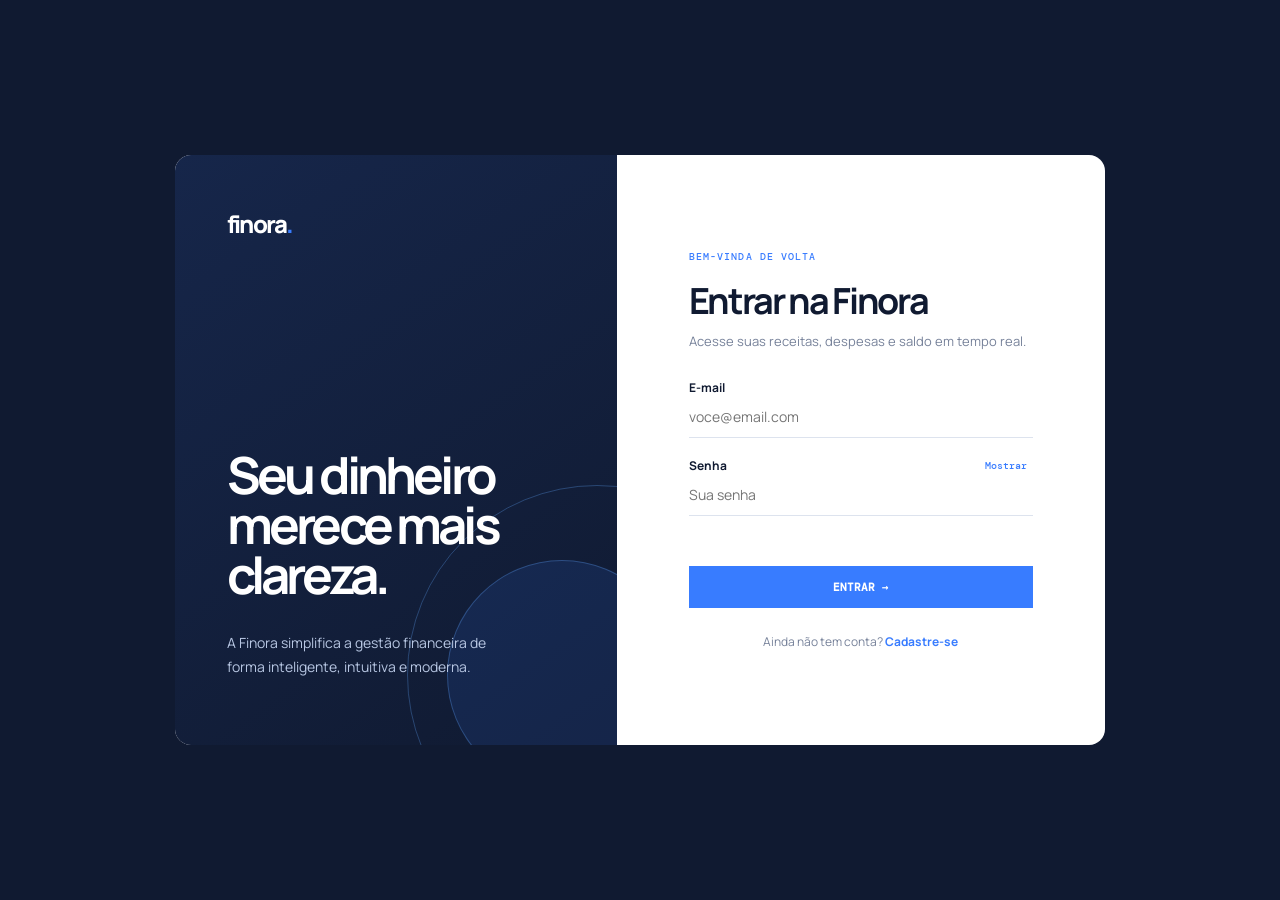
<file: index.html>
<!doctype html>
<html lang="pt-BR">
  <head>
    <meta charset="UTF-8" />
    <meta name="viewport" content="width=device-width, initial-scale=1.0" />
    <meta name="description" content="Aplicação de controle financeiro pessoal." />
    <title>Finora | Controle financeiro</title>
    <link rel="preconnect" href="https://fonts.googleapis.com" />
    <link rel="preconnect" href="https://fonts.gstatic.com" crossorigin />
    <link href="https://fonts.googleapis.com/css2?family=DM+Mono:wght@400;500&family=Manrope:wght@400;500;600;700;800&display=swap" rel="stylesheet" />
    <link rel="stylesheet" href="style.css" />
  </head>
  <body>
    <header class="topbar">
      <a class="brand" href="#">finora<span>.</span></a>
      <p>Finanças simples e inteligentes.</p>
    </header>

    <main class="container">
      <section class="intro">
        <div><p class="eyebrow">VISÃO GERAL</p><h1>Olá! Veja como está sua <span>vida financeira.</span></h1></div>
        <button id="new-transaction" class="button">+ Nova transação</button>
      </section>

      <section class="summary" aria-label="Resumo financeiro">
        <article class="balance-card"><p>Saldo atual</p><strong id="balance">R$ 0,00</strong><small id="balance-note">Comece registrando uma transação</small></article>
        <article><p><i class="income-dot"></i>Receitas</p><strong id="income">R$ 0,00</strong></article>
        <article><p><i class="expense-dot"></i>Despesas</p><strong id="expense">R$ 0,00</strong></article>
      </section>

      <section class="content-grid">
        <section class="transactions">
          <div class="section-heading"><div><p class="eyebrow">MOVIMENTAÇÕES</p><h2>Suas transações</h2></div><div class="filters" role="group" aria-label="Filtrar transações"><button class="filter active" type="button" data-filter="all">Todas</button><button class="filter" type="button" data-filter="income">Receitas</button><button class="filter" type="button" data-filter="expense">Despesas</button></div></div>
          <div id="transaction-list" class="transaction-list"></div>
          <div id="empty-state" class="empty-state"><span>◌</span><p>Nenhuma transação por aqui.</p><button class="text-button" id="empty-add">Adicionar primeira transação</button></div>
        </section>
        <aside class="tip"><p class="eyebrow">DICA DO DIA</p><p>Pequenas escolhas, quando repetidas, fazem uma grande diferença no seu futuro.</p><span>✦ ORGANIZE · PLANEJE · REALIZE</span></aside>
      </section>
    </main>

    <dialog id="transaction-modal">
      <form id="transaction-form">
        <div class="modal-heading"><div><p class="eyebrow">NOVA MOVIMENTAÇÃO</p><h2>Registrar transação</h2></div><button class="close" type="button" aria-label="Fechar">×</button></div>
        <label>Descrição<input id="description" type="text" placeholder="Ex.: Salário, mercado..." maxlength="50" required /></label>
        <div class="form-row"><label>Valor<input id="amount" type="text" inputmode="decimal" placeholder="0,00" required /></label><label>Data<input id="date" type="date" required /></label></div>
        <fieldset><legend>Tipo</legend><label class="type-option"><input type="radio" name="type" value="income" checked /><span>↑ Receita</span></label><label class="type-option"><input type="radio" name="type" value="expense" /><span>↓ Despesa</span></label></fieldset>
        <p id="transaction-error" class="transaction-error" aria-live="polite"></p>
        <button id="save-transaction" class="button submit" type="button">Salvar transação →</button>
      </form>
    </dialog>
    <script src="auth-guard.js"></script>
    <script src="script.js"></script>
  </body>
</html>
</file>
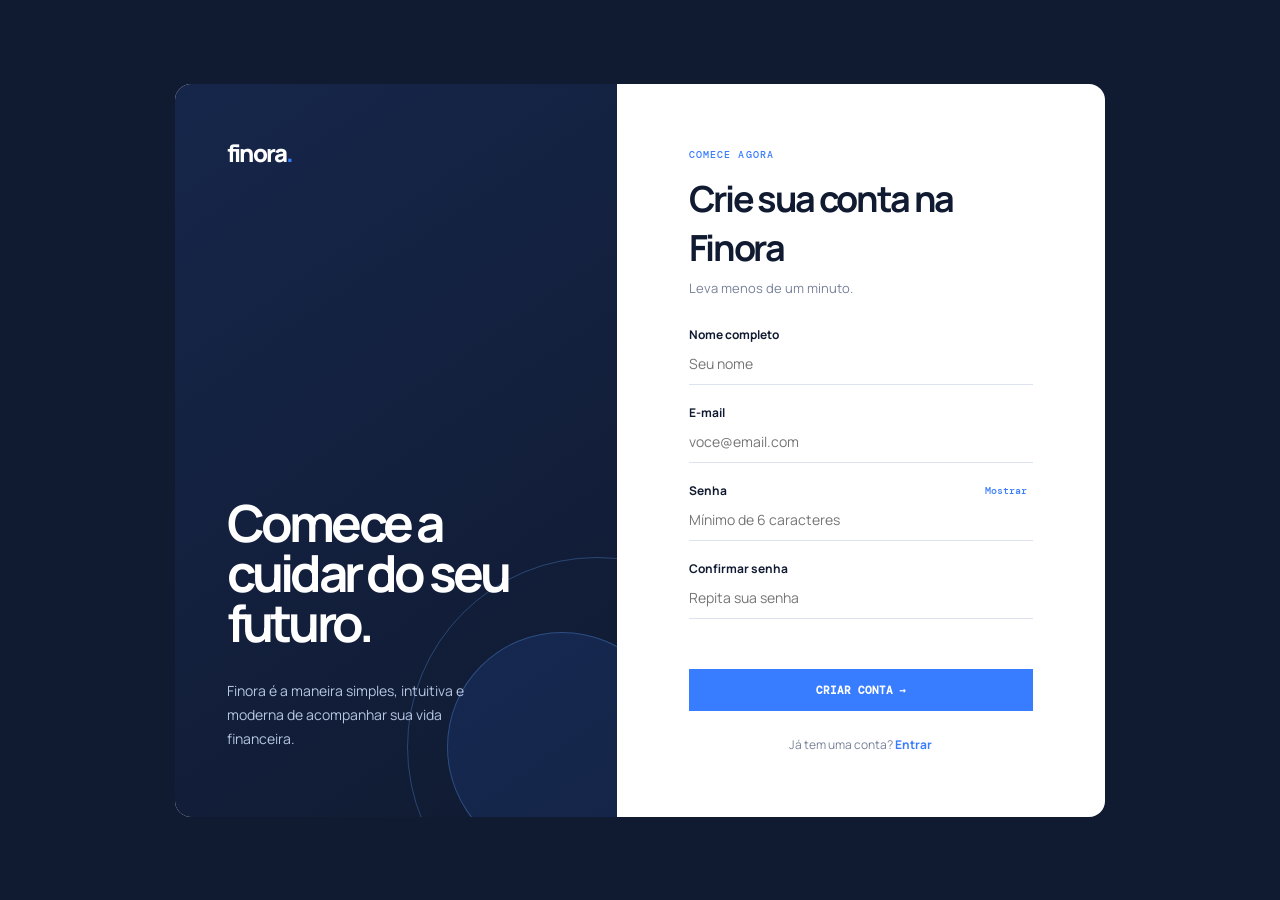
<file: cadastro.html>
<!doctype html><html lang="pt-BR"><head><meta charset="UTF-8" /><meta name="viewport" content="width=device-width, initial-scale=1.0" /><title>Cadastre-se | Finora</title><link rel="preconnect" href="https://fonts.googleapis.com" /><link rel="preconnect" href="https://fonts.gstatic.com" crossorigin /><link href="https://fonts.googleapis.com/css2?family=DM+Mono:wght@400;500&family=Manrope:wght@400;500;600;700;800&display=swap" rel="stylesheet" /><link rel="stylesheet" href="auth.css" /></head><body><main class="auth-layout"><aside class="auth-aside"><a class="brand" href="login.html">finora<span>.</span></a><h1>Comece a cuidar do seu futuro.</h1><p>Finora é a maneira simples, intuitiva e moderna de acompanhar sua vida financeira.</p><i class="shape one"></i><i class="shape two"></i></aside><section class="auth-form"><p class="eyebrow">COMECE AGORA</p><h2>Crie sua conta na Finora</h2><p class="subtitle">Leva menos de um minuto.</p><form id="register-form" novalidate><label class="field">Nome completo<input type="text" name="name" autocomplete="name" placeholder="Seu nome" required /></label><label class="field">E-mail<input type="email" name="email" autocomplete="email" placeholder="voce@email.com" required /></label><label class="field"><span class="password-row">Senha <button class="toggle-password" data-target="register-password" type="button">Mostrar</button></span><input id="register-password" type="password" name="password" autocomplete="new-password" placeholder="Mínimo de 6 caracteres" required /></label><label class="field">Confirmar senha<input type="password" name="confirmation" autocomplete="new-password" placeholder="Repita sua senha" required /></label><p id="form-error" class="error" aria-live="polite"></p><button class="submit" type="submit">Criar conta →</button></form><p class="switch">Já tem uma conta? <a href="login.html">Entrar</a></p></section></main><script src="auth.js"></script></body></html>
</file>
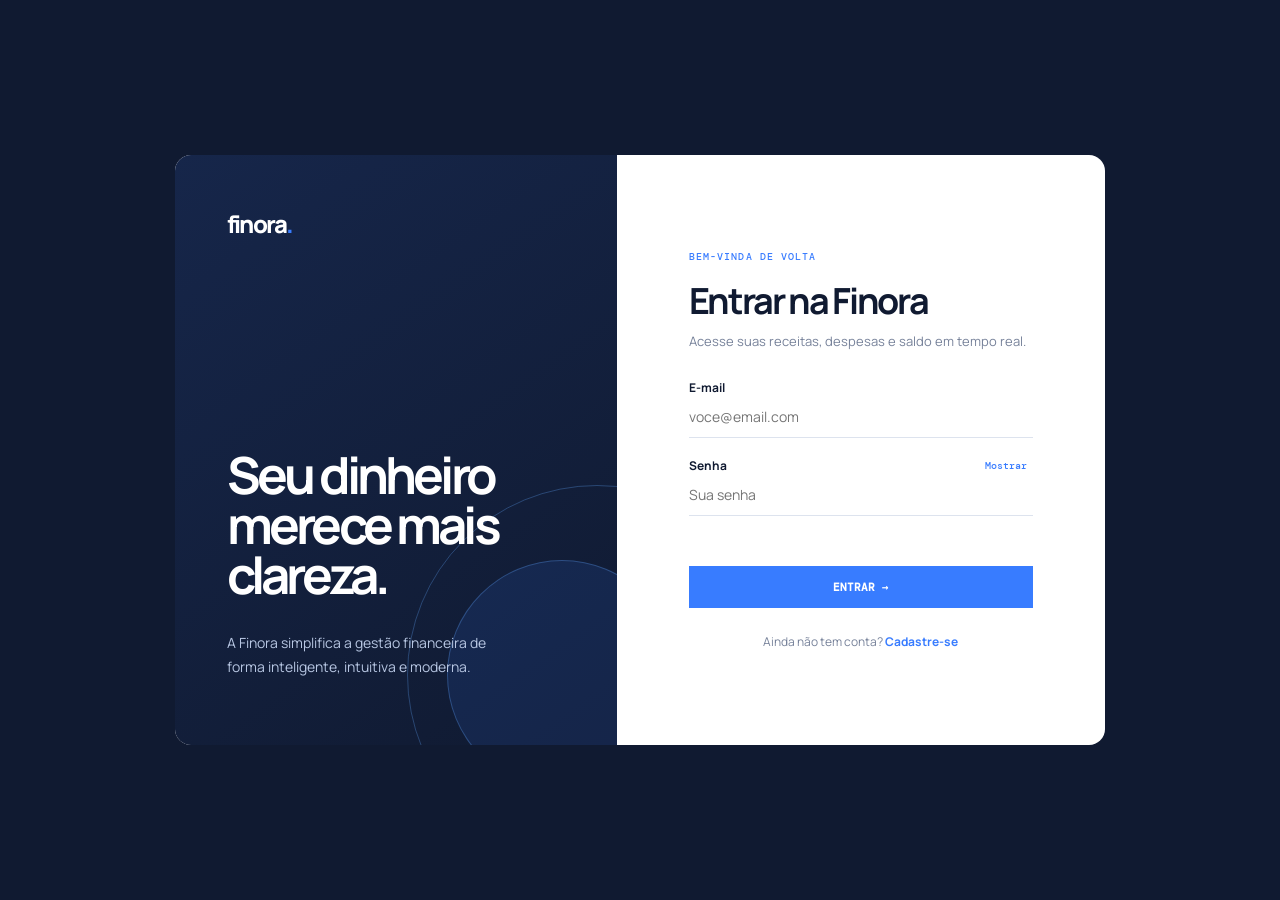
<file: login.html>
<!doctype html><html lang="pt-BR"><head><meta charset="UTF-8" /><meta name="viewport" content="width=device-width, initial-scale=1.0" /><title>Entrar | Finora</title><link rel="preconnect" href="https://fonts.googleapis.com" /><link rel="preconnect" href="https://fonts.gstatic.com" crossorigin /><link href="https://fonts.googleapis.com/css2?family=DM+Mono:wght@400;500&family=Manrope:wght@400;500;600;700;800&display=swap" rel="stylesheet" /><link rel="stylesheet" href="auth.css" /></head><body><main class="auth-layout"><aside class="auth-aside"><a class="brand" href="login.html">finora<span>.</span></a><h1>Seu dinheiro merece mais clareza.</h1><p>A Finora simplifica a gestão financeira de forma inteligente, intuitiva e moderna.</p><i class="shape one"></i><i class="shape two"></i></aside><section class="auth-form"><p class="eyebrow">BEM-VINDA DE VOLTA</p><h2>Entrar na Finora</h2><p class="subtitle">Acesse suas receitas, despesas e saldo em tempo real.</p><form id="login-form" novalidate><label class="field">E-mail<input type="email" name="email" autocomplete="email" placeholder="voce@email.com" required /></label><label class="field"><span class="password-row">Senha <button class="toggle-password" data-target="login-password" type="button">Mostrar</button></span><input id="login-password" type="password" name="password" autocomplete="current-password" placeholder="Sua senha" required /></label><p id="form-error" class="error" aria-live="polite"></p><button class="submit" type="submit">Entrar →</button></form><p class="switch">Ainda não tem conta? <a href="cadastro.html">Cadastre-se</a></p></section></main><script src="auth.js"></script></body></html>
</file>
<file: style.css>
:root{--navy:#101a31;--blue:#387cff;--cyan:#50d8c6;--red:#f27b8b;--paper:#f4f6fb;--white:#fff;--muted:#77829a;--line:#dde3ee}*{box-sizing:border-box}body{margin:0;background:var(--paper);color:var(--navy);font-family:Manrope,Arial,sans-serif}.topbar{height:72px;background:var(--navy);padding:0 max(24px,calc((100vw - 1120px)/2));display:flex;justify-content:space-between;align-items:center;color:#c5d0e8}.brand{font:800 23px Manrope;color:white;text-decoration:none;letter-spacing:-1.8px}.brand span,.eyebrow{color:var(--blue)}.topbar p{font:500 10px 'DM Mono',monospace;text-transform:uppercase;letter-spacing:.08em}.container{max-width:1120px;margin:auto;padding:70px 24px}.intro{display:flex;justify-content:space-between;gap:25px;align-items:end;margin-bottom:42px}.eyebrow{font:500 10px 'DM Mono',monospace;letter-spacing:.1em;margin:0}.intro h1{font-size:clamp(35px,4.6vw,59px);letter-spacing:-.07em;line-height:1.04;margin:14px 0 0;max-width:620px}.intro h1 span{color:var(--blue)}.button{border:0;background:var(--blue);color:white;padding:14px 18px;font:600 11px 'DM Mono',monospace;letter-spacing:.02em;text-transform:uppercase;cursor:pointer;white-space:nowrap}.button:hover{background:#2563d9}.summary{display:grid;grid-template-columns:2fr 1fr 1fr;gap:16px;margin-bottom:65px}.summary article{padding:22px;background:white;border:1px solid var(--line);border-radius:10px}.summary .balance-card{background:var(--navy);border:0;color:white}.summary p{margin:0;color:var(--muted);font-size:12px;font-weight:600}.summary .balance-card p{color:#b4c0d8}.summary strong{display:block;font-size:25px;letter-spacing:-.05em;margin-top:12px}.summary small{color:#b4c0d8;font-size:10px}.summary i{display:inline-block;width:8px;height:8px;border-radius:50%;margin-right:7px}.income-dot{background:var(--cyan)}.expense-dot{background:var(--red)}.content-grid{display:grid;grid-template-columns:1fr 275px;gap:50px}.section-heading{display:flex;justify-content:space-between;align-items:end;margin-bottom:22px}.section-heading h2,.modal-heading h2{font-size:27px;letter-spacing:-.06em;margin:9px 0 0}.filters{display:flex;gap:3px;background:#e8edf6;padding:3px}.filter{border:0;background:transparent;padding:7px 10px;color:var(--muted);font:500 10px 'DM Mono',monospace;text-transform:uppercase;cursor:pointer}.filter.active{color:var(--navy);background:white}.transaction-list{border-top:1px solid var(--line)}.transaction{display:grid;grid-template-columns:38px 1fr auto 26px;gap:12px;align-items:center;padding:15px 0;border-bottom:1px solid var(--line)}.transaction-icon{height:36px;width:36px;display:grid;place-items:center;font-weight:700;border-radius:9px}.transaction.income .transaction-icon{background:#d8f6f0;color:#198979}.transaction.expense .transaction-icon{background:#fde3e7;color:#d34e65}.transaction-info b{font-size:13px}.transaction-info small{display:block;color:var(--muted);font:10px 'DM Mono',monospace;margin-top:3px}.transaction-value{font:600 13px 'DM Mono',monospace}.transaction.income .transaction-value{color:#198979}.transaction.expense .transaction-value{color:#d34e65}.delete{background:none;border:0;color:#9ca8bd;font-size:18px;cursor:pointer}.delete:hover{color:#d34e65}.empty-state{text-align:center;padding:42px 0;color:var(--muted)}.empty-state span{font-size:32px;color:var(--blue)}.empty-state p{font-size:13px}.text-button{border:0;background:none;color:var(--blue);font:600 11px 'DM Mono',monospace;text-transform:uppercase;cursor:pointer}.tip{align-self:start;background:#d8e4ff;border-radius:10px;padding:25px}.tip>p:nth-child(2){font-size:18px;line-height:1.45;letter-spacing:-.04em;margin:20px 0 35px}.tip span{font:500 9px 'DM Mono',monospace;color:#3b5c9f}.tip .eyebrow{color:#3b5c9f}dialog{border:0;padding:0;background:transparent;max-width:470px;width:calc(100% - 32px)}dialog::backdrop{background:rgba(16,26,49,.72);backdrop-filter:blur(3px)}dialog form{background:white;padding:30px;border-radius:13px}.modal-heading{display:flex;justify-content:space-between;margin-bottom:28px}.close{border:0;background:none;font-size:29px;color:var(--muted);line-height:.7;cursor:pointer}form>label{display:block;font-size:12px;font-weight:700;margin-bottom:18px}input{display:block;width:100%;padding:12px 0;border:0;border-bottom:1px solid var(--line);font:14px Manrope;outline:0;color:var(--navy);background:white}input:focus{border-color:var(--blue)}.form-row{display:grid;grid-template-columns:1fr 1fr;gap:20px}fieldset{border:0;padding:0;margin:6px 0 26px}legend{font-size:12px;font-weight:700;margin-bottom:10px}.type-option{display:inline-block;margin-right:8px}.type-option input{position:absolute;opacity:0}.type-option span{display:block;padding:9px 11px;border:1px solid var(--line);color:var(--muted);font:500 11px 'DM Mono',monospace;cursor:pointer}.type-option input:checked+span{color:var(--blue);border-color:var(--blue);background:#f2f6ff}.submit{width:100%}@media(max-width:700px){.topbar{height:62px}.topbar p{display:none}.container{padding:48px 20px}.intro{align-items:start;flex-direction:column;margin-bottom:32px}.summary{grid-template-columns:1fr 1fr;margin-bottom:45px}.summary .balance-card{grid-column:1/-1}.content-grid{grid-template-columns:1fr;gap:35px}.tip{display:none}.section-heading{align-items:start;flex-direction:column;gap:18px}.transaction{grid-template-columns:36px 1fr auto 20px}.form-row{grid-template-columns:1fr}.intro .button{width:100%}}
</file>
<file: auth.css>
:root{--navy:#101a31;--blue:#387cff;--muted:#77829a;--line:#dde3ee}*{box-sizing:border-box}body{margin:0;min-height:100vh;background:var(--navy);font-family:Manrope,Arial,sans-serif;color:var(--navy);display:grid;place-items:center;padding:22px}.auth-layout{width:min(930px,100%);min-height:590px;display:grid;grid-template-columns:.95fr 1.05fr;background:white;border-radius:16px;overflow:hidden}.auth-aside{background:linear-gradient(145deg,#16264a,#101a31);color:white;padding:52px;display:flex;flex-direction:column;position:relative;overflow:hidden}.brand{font:800 24px Manrope;color:white;text-decoration:none;letter-spacing:-1.8px;position:relative;z-index:1}.brand span,.eyebrow{color:var(--blue)}.auth-aside h1{font-size:clamp(38px,4vw,55px);letter-spacing:-.075em;line-height:.98;margin:auto 0 18px;position:relative;z-index:1}.auth-aside p{color:#b7c6e2;font-size:14px;line-height:1.7;max-width:270px;position:relative;z-index:1}.shape{position:absolute;border:1px solid rgba(96,165,250,.3);border-radius:50%}.shape.one{height:380px;width:380px;right:-170px;bottom:-120px}.shape.two{height:230px;width:230px;right:-60px;bottom:-45px;background:rgba(56,124,255,.12)}.auth-form{padding:64px 72px;display:flex;justify-content:center;flex-direction:column}.eyebrow{font:500 10px 'DM Mono',monospace;letter-spacing:.11em;margin:0}.auth-form h2{font-size:36px;letter-spacing:-.065em;margin:13px 0 7px}.subtitle{color:var(--muted);font-size:13px;margin:0 0 29px}.field{display:block;font-size:12px;font-weight:700;margin:0 0 19px}.field input{display:block;width:100%;font:14px Manrope;color:var(--navy);padding:11px 0;border:0;border-bottom:1px solid var(--line);outline:none;background:transparent}.field input:focus{border-color:var(--blue)}.password-row{display:flex;justify-content:space-between}.toggle-password{background:0;border:0;color:var(--blue);font:500 10px 'DM Mono',monospace;cursor:pointer}.error{min-height:17px;margin:0 0 14px;color:#d34e65;font-size:11px}.submit{width:100%;border:0;background:var(--blue);color:white;padding:14px;font:600 11px 'DM Mono',monospace;text-transform:uppercase;cursor:pointer}.submit:hover{background:#2563d9}.switch{margin:25px 0 0;text-align:center;color:var(--muted);font-size:12px}.switch a{color:var(--blue);font-weight:700;text-decoration:none}@media(max-width:700px){body{padding:0;place-items:stretch}.auth-layout{border-radius:0;min-height:100vh;grid-template-columns:1fr}.auth-aside{min-height:210px;padding:30px}.auth-aside h1{font-size:36px;margin:38px 0 0}.auth-aside p{display:none}.auth-form{padding:40px 28px;justify-content:flex-start}.shape.one{height:250px;width:250px;bottom:-130px}.shape.two{display:none}}
</file>
